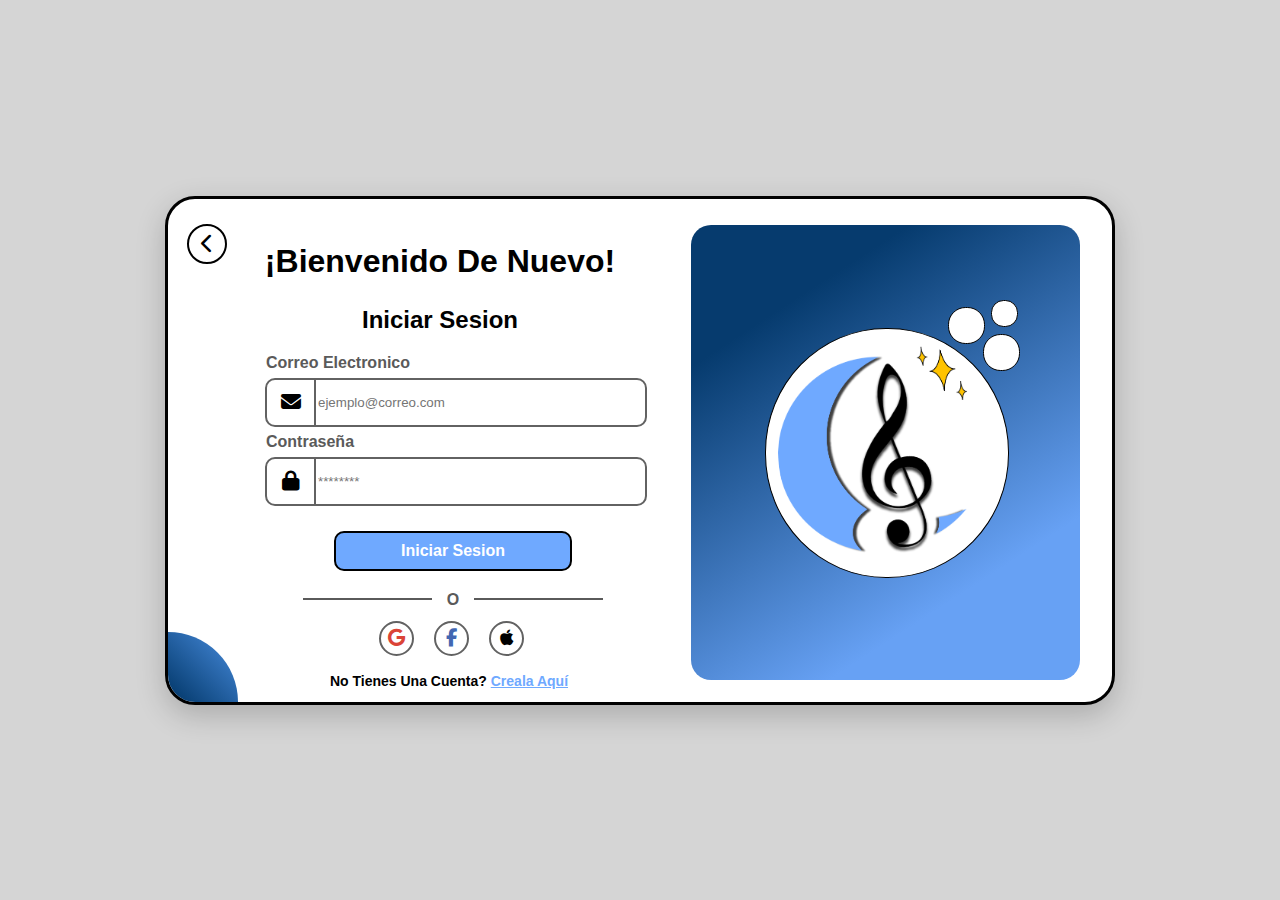
<file: Login.html>
<!DOCTYPE html>
<html>

<head>
    <meta name="viewport" content="width=device-width, initial-scale=1" />
    <meta charset="utf-8" />

    <link rel="preconnect" href="https://fonts.googleapis.com">
    <link rel="preconnect" href="https://fonts.gstatic.com" crossorigin>
    <link
        href="https://fonts.googleapis.com/css2?family=Poppins:ital,wght@0,300;0,400;0,500;0,600;0,700;0,800;1,300;1,400;1,500;1,600;1,700;1,800&display=swap"
        rel="stylesheet">

    <link rel="stylesheet" href="assets/css/login.css" />
    <link rel="stylesheet" href="https://cdnjs.cloudflare.com/ajax/libs/font-awesome/6.4.0/css/all.min.css">
</head>

<body>
    <div class="login">
        <div class="div"></div>
        <div class="ellipse" onclick="location.href='index.html';">
            <img src="assets/img/Logo2.png" alt="Logo">
        </div>
        <div class="ellipse-2"></div>
        <div class="ellipse-3"></div>
        <div class="ellipse-4"></div>
        <div class="bienvenido-de-nuevo">¡Bienvenido De Nuevo!</div>
        <div class="iniciar-sesion">Iniciar Sesion</div>
        <div class="correo-electronico">Correo Electronico</div>
        <div class="contrase-a">Contraseña</div>
        <input class="rectangle-2" type="email" placeholder="ejemplo@correo.com">
        <input class="rectangle-3" type="password" placeholder="********">
        <button class="rectangle-4">Iniciar Sesion</button>
        <div class="rectangle-5">
            <i class="fa-solid fa-envelope"></i>
        </div>

        <div class="rectangle-6">
            <i class="fa-solid fa-lock"></i>
        </div>
        <p class="no-tienes-una-cuenta">
            <span class="span">No Tienes Una Cuenta? </span> <span class="text-wrapper-2">Creala Aquí</span>
        </p>
        <div class="text-wrapper-3">O</div>
        <div class="social-login">
            <button class="social-btn google">
                <i class="fa-brands fa-google"></i>
            </button>

            <button class="social-btn facebook">
                <i class="fa-brands fa-facebook-f"></i>
            </button>

            <button class="social-btn apple">
                <i class="fa-brands fa-apple"></i>
            </button>
        </div>

        <button class="btn-back" onclick="location.href='index.html';">
            <i class="fa-solid fa-chevron-left"></i>
        </button>
        <div class="corner-decoration"></div>
    </div>
</body>

</html>
</file>
<file: assets/css/login.css>
body {
  margin: 0;
  padding: 0;
  width: 100vw;
  height: 100vh;
  display: flex;       /* Esto centra la tarjeta */
  justify-content: center;
  align-items: center;
  overflow: hidden;    /* Adiós scroll */
  background-color: #d5d5d5;
}
/* AHORA .LOGIN ES LA TARJETA BLANCA DIRECTAMENTE */
.login {
  position: relative;
  width: 944px;        /* Ancho exacto de la tarjeta */
  height: 503px;       /* Alto exacto de la tarjeta */
  background-color: #ffffff;
  border-radius: 30px;
  border: 3px solid #000000;
  box-shadow: 0px 10px 30px rgba(0,0,0,0.2); /* Sombra estética */
  overflow: hidden;    /* Para que nada se salga de los bordes redondos */
}
/* ESTE ES EL TRUCO DE MAGIA */
/* Selecciona todos los elementos dentro del login y los "jala" a la posición correcta */
.login > * {
  transform: translate(-159px, -88px); 
}
.login .rectangle {
  position: absolute;
  top: 88px;
  left: 159px;
  width: 944px;
  height: 503px;
  background-color: #ffffff;
  border-radius: 30px;
  border: 2px solid;
  border-color: #000000;
}

.login .div {
  position: absolute;
  top: 114px;
  left: 682px;
  width: 389px;
  height: 455px;
  border-radius: 20px;
  background: linear-gradient(
    327deg,
    rgba(103, 161, 244, 1) 0%,
    rgba(103, 161, 244, 1) 0%,
    rgba(103, 161, 244, 1) 23%,
    rgba(6, 59, 110, 1) 80%,
    rgba(6, 59, 110, 1) 100%,
    rgba(6, 59, 110, 1) 100%
  );
}

.login .ellipse {
  position: absolute;
  top: 217px;
  left: 756px;
  width: 242px;
  height: 248px;
  border-radius: 121px / 124px;
  border: 1px solid #000000;
  background-color: #ffffff;
  display: flex;           
  justify-content: center;  
  align-items: center;     
  overflow: hidden;     
  /* NUEVO: Cambia el cursor a manita y suaviza el hover */
  cursor: pointer;
  transition: transform 0.3s ease;   
}

.login .ellipse:hover {
  /* Recuerda el translate global si lo usas en hijos directos, 
     pero como ellipse es hijo directo, necesita mantener su posición */
  transform: translate(-159px, -88px) scale(1.01);
}

/* LA IMAGEN  */
.login .ellipse img {

  width: 90%;           
  height: 95%;
  object-fit: contain;  
  border-radius: 50%;
}

.login .ellipse-2 {
  position: absolute;
  top: 196px;
  left: 939px;
  width: 35px;
  height: 35px;
  background-color: #ffffff;
  border-radius: 17.5px;
  border: 1px solid;
  border-color: #000000;
}

.login .ellipse-3 {
  top: 223px;
  left: 974px;
  width: 35px;
  height: 35px;
  border-radius: 17.5px;
  border: 1px solid;
  position: absolute;
  background-color: #ffffff;
  border-color: #000000;
}

.login .ellipse-4 {
  top: 189px;
  left: 982px;
  width: 25px;
  height: 25px;
  border-radius: 12.5px;
  border: 1px solid;
  position: absolute;
  background-color: #ffffff;
  border-color: #000000;
}

.login .image {
  top: 511px;
  left: 159px;
  width: 97px;
  height: 80px;
  aspect-ratio: 1.21;
  position: absolute;
  object-fit: cover;
}

.login .bienvenido-de-nuevo {
  position: absolute;
  top: 144px;
  left: 231px;
  width: 400px;
  font-family: "Poppins-Regular", Helvetica;
  font-weight: 600;
  color: #000000;
  font-size: 32px;
  text-align: center;
  letter-spacing: 0;
  line-height: 13px;
}

.login .iniciar-sesion {
  position: absolute;
  top: 202px;
  left: 231px;
  width: 400px;
  font-family: "Poppins-Regular", Helvetica;
  font-weight: 600;
  color: #000000;
  font-size: 24px;
  text-align: center;
  letter-spacing: 0;
  line-height: 13px;
}

.login .correo-electronico {
  position: absolute;
  top: 245px;
  left: 257px;
  width: 168px;
  font-family: "Poppins-Regular", Helvetica;
  font-weight: 600;
  color: #5a5a5a;
  font-size: 16px;
  letter-spacing: 0;
  line-height: 13px;
}

.login .contrase-a {
  position: absolute;
  top: 324px;
  left: 257px;
  width: 168px;
  font-family: "Poppins-Regular", Helvetica;
  font-weight: 600;
  color: #5a5a5a;
  font-size: 16px;
  letter-spacing: 0;
  line-height: 13px;
}

.login .rectangle-2 {
  position: absolute;
  top: 267px;
  left: 305px;
  width: 325px;
  height: 43px;
  background-color: #ffffff;
  border-radius: 0px 10px 10px 0px;
  border: 2px solid;
  border-color: #626262;
}

.login .rectangle-3 {
  position: absolute;
  top: 346px;
  left: 305px;
  width: 325px;
  height: 43px;
  background-color: #ffffff;
  border-radius: 0px 10px 10px 0px;
  border: 2px solid;
  border-color: #626262;
}

.login .rectangle-4 {
  position: absolute;
  top: 420px;
  left: 325px;
  width: 238px;
  height: 40px;
  font-size: 16px;
  font-family: "Poppins-Regular", Helvetica;
  font-weight: 800;
  background-color: #6fa9ff;
  border-radius: 10px;
  border: 2px solid;
  color: white;
  border-color: #000000;
  transition-duration: 0.5s;
}

.login .rectangle-4:hover {
  position: absolute;
  top: 420px;
  left: 325px;
  width: 238px;
  height: 40px;
  font-family: "Poppins-Regular", Helvetica;
  font-weight: 800;
  background-color: #003566;
  border-radius: 10px;
  border: 2px solid;
  color: white;
}

/* Estilos compartidos para las cajitas de los íconos */
.login .rectangle-5,
.login .rectangle-6 {
  /* Posicionamiento y diseño de la caja */
  position: absolute;
  left: 256px;
  width: 47px;
  height: 45px; /* Ajusté a 43px para coincidir con la altura de los inputs */
  background-color: #ffffff;
  border-radius: 10px 0px 0px 10px;
  border: 2px solid #626262;
  
  /* --- CENTRADO DE LOS ÍCONOS --- */
  display: flex;
  justify-content: center; /* Centra horizontalmente */
  align-items: center;     /* Centra verticalmente */
  
  /* --- ESTILO DEL ÍCONO --- */
  color: #000000;  /* Color Negro */
  font-size: 20px; /* Tamaño del ícono */
  z-index: 10;     /* Asegura que queden encima de todo */
}

/* Posiciones individuales (se mantienen igual) */
.login .rectangle-5 {
  top: 267px;
}

.login .rectangle-6 {
  top: 346px;
}

/* NOTA: Puedes borrar las clases .login .mail y .login .lock de tu CSS 
   porque ya eliminamos esas imágenes del HTML */

.login .text-wrapper {
  position: absolute;
  top: 434px;
  left: 244px;
  width: 400px;
  font-family: "Poppins-ExtraBold", Helvetica;
  font-weight: 800;
  color: #ffffff;
  font-size: 16px;
  text-align: center;
  letter-spacing: 0;
  line-height: 13px;
}

.login .no-tienes-una-cuenta {
  position: absolute;
  top: 550px;
  left: 240px;
  width: 400px;
  font-family: "Poppins-Regular", Helvetica;
  font-weight: 600;
  color: transparent;
  font-size: 14px;
  text-align: center;
  letter-spacing: 0;
  line-height: 13px;
}

.login .span {
  color: #000000;
}

.login .text-wrapper-2 {
  font-family: "Poppins-ExtraBold", Helvetica;
  font-weight: 800;
  color: #6fa9ff;
  text-decoration: underline;
}

.login .text-wrapper-3 {
  position: absolute;
  top: 482px;
  width: 300px; 
  left: 294px; 
  
  font-family: "Poppins-ExtraBold", Helvetica;
  font-weight: 800;
  color: #5a5a5a;
  font-size: 16px;
  text-align: center;
  line-height: 13px;
  white-space: nowrap;

  /* TRUCO PARA LAS LÍNEAS */
  display: flex;
  align-items: center;
  justify-content: center;
  gap: 15px; /* Espacio entre la letra y las líneas */
}

/* Línea Izquierda */
.login .text-wrapper-3::before {
  content: "";
  flex: 1; /* Ocupa todo el espacio disponible */
  height: 2px; /* Grosor de la línea */
  background-color: #5a5a5a; /* Color de la línea */
}

/* Línea Derecha */
.login .text-wrapper-3::after {
  content: "";
  flex: 1;
  height: 2px;
  background-color: #5a5a5a;
}

.login .mail {
  position: absolute;
  top: 276px;
  left: 267px;
  width: 25px;
  height: 25px;
}

.login .lock {
  position: absolute;
  top: 355px;
  left: 267px;
  width: 25px;
  height: 25px;
}

.login .ellipse-5 {
  top: 509px;
  left: 427px;
  width: 33px;
  height: 33px;
  border-radius: 16.5px;
  border: 1px solid;
  position: absolute;
  background-color: #ffffff;
  border-color: #000000;
}

.login .ellipse-6 {
  top: 509px;
  left: 476px;
  width: 33px;
  height: 33px;
  border-radius: 16.5px;
  border: 1px solid;
  position: absolute;
  background-color: #ffffff;
  border-color: #000000;
}

.login .line {
  left: 332px;
  position: absolute;
  top: 487px;
  width: 80px;
  height: 2px;
}

.login .img {
  left: 475px;
  position: absolute;
  top: 487px;
  width: 80px;
  height: 2px;
}

.login .image-2 {
  top: 510px;
  left: 428px;
  width: 31px;
  height: 31px;
  aspect-ratio: 1;
  position: absolute;
  object-fit: cover;
}

.login .image-3 {
  top: 510px;
  left: 477px;
  width: 31px;
  height: 31px;
  aspect-ratio: 0.98;
  position: absolute;
  object-fit: cover;
}

.login .ellipse-7 {
  top: 510px;
  left: 379px;
  width: 33px;
  height: 33px;
  border-radius: 16.5px;
  border: 1px solid;
  position: absolute;
  background-color: #ffffff;
  border-color: #000000;
}

.login .image-4 {
  top: 511px;
  left: 381px;
  width: 29px;
  height: 31px;
  aspect-ratio: 0.95;
  position: absolute;
  object-fit: cover;
}

.login .ellipse-8 {
  top: 113px;
  left: 178px;
  width: 31px;
  height: 31px;
  border-radius: 15.5px;
  border: 2px solid;
  position: absolute;
  background-color: #ffffff;
  border-color: #000000;
}

.login .chevron-backward {
  position: absolute;
  top: 109px;
  left: 171px;
  width: 42px;
  height: 39px;
}

.login .icon {
  position: absolute;
  width: 30.83%;
  height: 50.00%;
  top: 25.00%;
  left: 33.33%;
}

.login .btn-back {
  position: absolute;
  top: 113px;
  left: 178px;
  width: 40px;
  height: 40px;
  background-color: #ffffff;
  border-radius: 50%;
  border: 2px solid #000000;
  cursor: pointer;
  display: flex;
  justify-content: center;
  align-items: center;
  transition: all 0.3s ease;
  color: #000000; 
  font-size: 20px; 
}

/* Efecto Hover */
.login .btn-back:hover {
  background-color: #000000; /* Fondo negro */
  color: #ffffff;            /* Ícono blanco */
  border-color: #000000;
  
  /* Mantenemos tu corrección de posición + un pequeño zoom */
  transform: translate(-159px, -88px) scale(1.1);
}

/* Contenedor que agrupa los 3 botones */
.login .social-login {
  position: absolute;
  top: 510px; /* Ajustado para estar debajo de la "O" */
  left: 257px; /* Mismo inicio que los inputs */
  width: 371px; /* Mismo ancho que los inputs para poder centrar */
  
  display: flex;
  justify-content: center; /* Los centra en el medio del formulario */
  gap: 20px; /* Espacio entre cada botón */
}

/* Estilo base de los botones redondos */
.login .social-btn {
  width: 35px;
  height: 35px;
  border-radius: 50%;
  background-color: #ffffff;
  border: 2px solid #626262; /* Borde gris sutil */
  cursor: pointer;
  display: flex;
  justify-content: center;
  align-items: center;
  font-size: 18px;
  transition: all 0.3s ease;
}

/* Colores específicos y efectos Hover */

/* Google */
.login .social-btn.google { color: #DB4437; }
.login .social-btn.google:hover {
  background-color: #DB4437;
  color: white;
  border-color: #DB4437;
}

/* Facebook */
.login .social-btn.facebook { color: #4267B2; }
.login .social-btn.facebook:hover {
  background-color: #4267B2;
  color: white;
  border-color: #4267B2;
}

/* Apple */
.login .social-btn.apple { color: #000000; }
.login .social-btn.apple:hover {
  background-color: #000000;
  color: white;
  border-color: #000000;
}

/* Efecto de "saltito" al pasar el mouse (igual que tus otros botones) */
.login .social-btn:hover {
   /* Recordamos el transform global */
   transform:  scale(1.1);
}

/* --- Decoración Esquina Inferior Izquierda --- */
.login .corner-decoration {
  position: absolute;
  bottom: 0;
  left: 0;
  width: 70px;
  height: 70px;
  
  /* ESTO ES LO QUE FALTABA: */
  transform: none; /* Anula el movimiento de -159px y lo deja pegado a la esquina */
  
  /* Forma de cuarto de círculo */
  border-top-right-radius: 100%;

  /* Degradado */
  background: linear-gradient(
    to top right, 
    #003566 0%, 
    #4a8fe2 100%
  );
  
  /* Para que siga la curvatura de la tarjeta principal */
  border-bottom-left-radius: 20px; 
  
  /* Opcional: Asegura que quede detrás del texto si hubiera algo encima */
  z-index: 1; 
}
</file>
